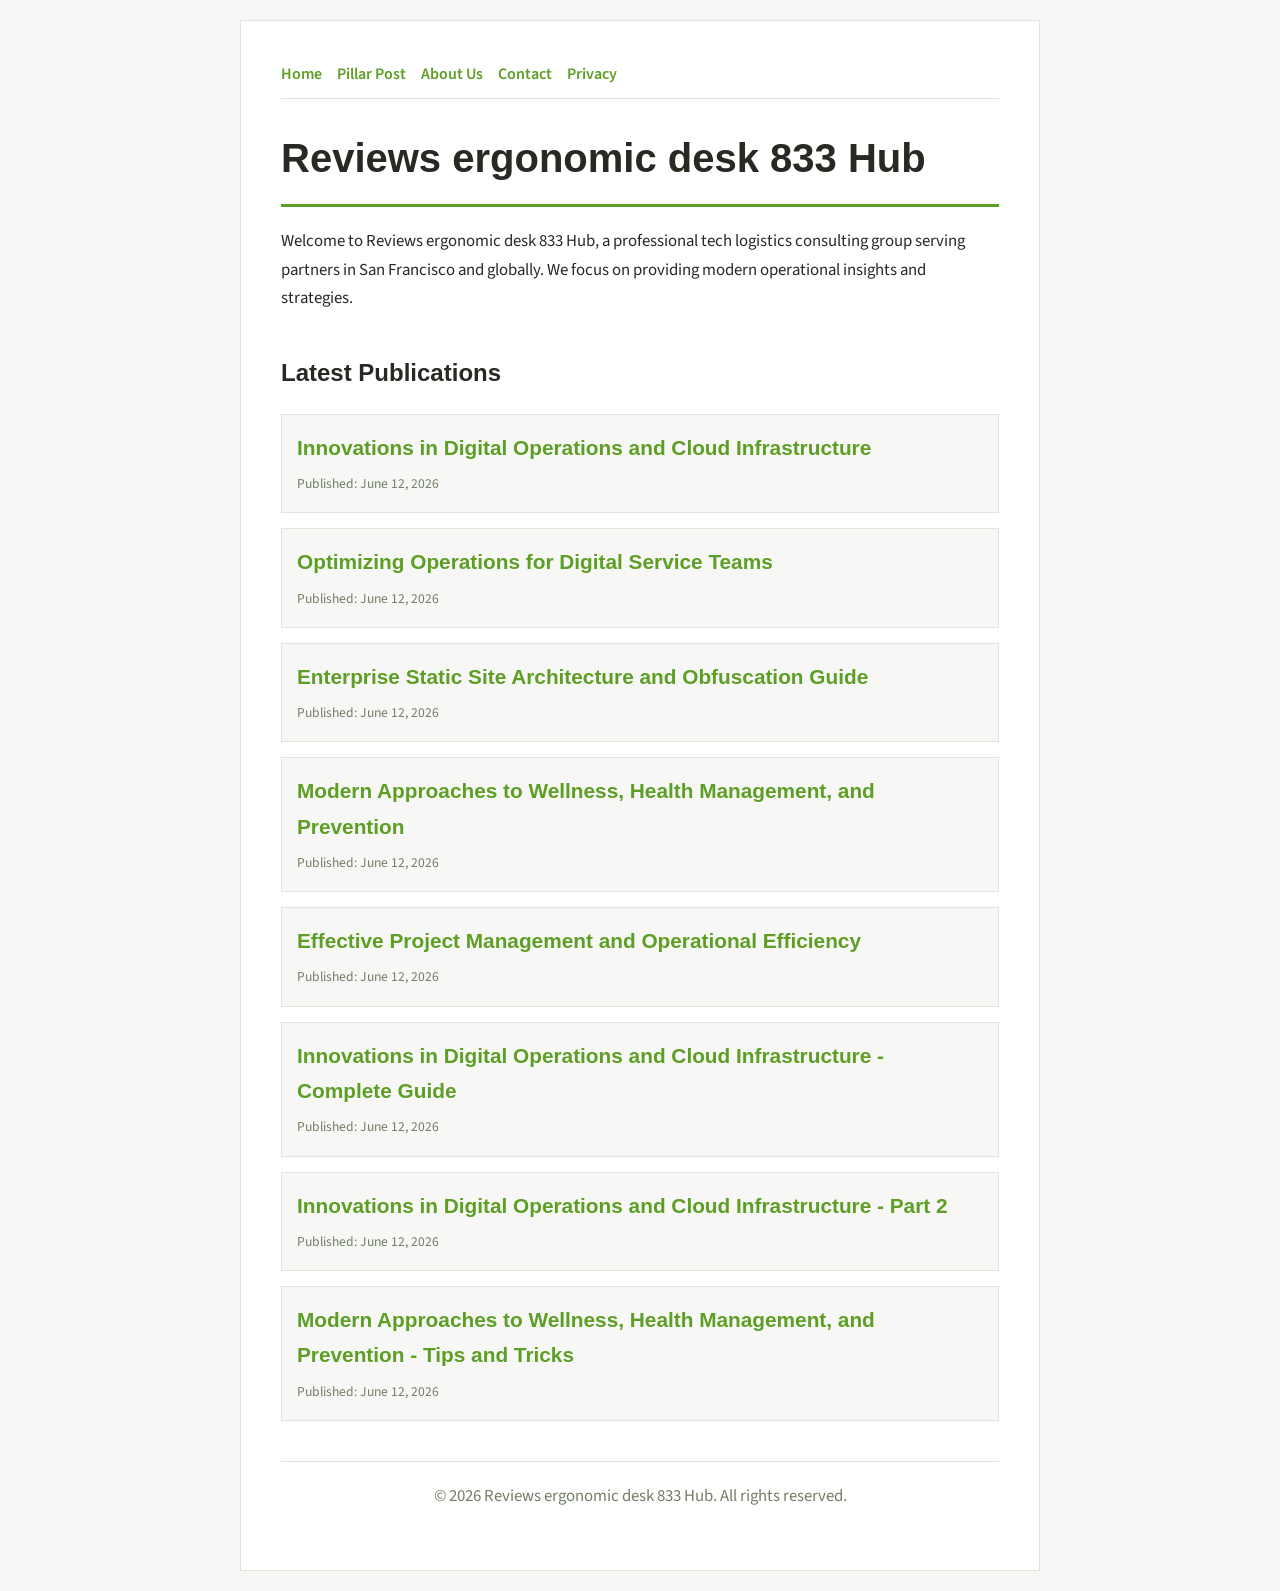
<file: index.html>
<!DOCTYPE html>
<html lang="en">
<head>
    <meta charset="UTF-8">
    <meta name="viewport" content="width=device-width, initial-scale=1.0">
    <title>Reviews ergonomic desk 833 Hub | Tech Logistics - San Francisco</title>
    <meta name="description" content="Welcome to Reviews ergonomic desk 833 Hub, a professional tech logistics consulting group serving partners in San Francisco and globally. We focus on providing modern operational insights and strategies.">
    <meta name="geo.region" content="US-CA" />
    <meta name="geo.placename" content="San Francisco" />
    <meta name="geo.position" content="37.7749;-122.4194" />
    <meta name="ICBM" content="37.7749, -122.4194" />
    <link rel="stylesheet" href="style.css">
    <script type="application/ld+json">
{
  "@context": "https://schema.org",
  "@type": "LocalBusiness",
  "name": "Reviews ergonomic desk 833 Hub",
  "url": "https://reviews-ergonomic-desk-833.github.io",
  "telephone": "+1-415-555-0199",
  "address": {
    "@type": "PostalAddress",
    "addressLocality": "San Francisco",
    "addressRegion": "CA",
    "postalCode": "94104",
    "addressCountry": "US"
  },
  "geo": {
    "@type": "GeoCoordinates",
    "latitude": 37.7749,
    "longitude": -122.4194
  }
}
</script>
</head>
<body>
    
        <div class="container" style="max-width: 800px;">
            <nav style="display: flex; gap: 15px; margin-bottom: 25px; border-bottom: 1px solid var(--border-color); padding-bottom: 10px; overflow-x: auto; flex-wrap: wrap;">
            <a href="index.html">Home</a>
            <a href="innovations-in-digital-operations-and-cloud-infrastructure.html">Pillar Post</a>
            <a href="about.html">About Us</a>
            <a href="contact.html">Contact</a>
            <a href="privacy.html">Privacy</a>
        </nav>
            <h1>Reviews ergonomic desk 833 Hub</h1>
            <p>Welcome to Reviews ergonomic desk 833 Hub, a professional tech logistics consulting group serving partners in San Francisco and globally. We focus on providing modern operational insights and strategies.</p>
            <h2 style="margin-top: 40px;">Latest Publications</h2>
            <ul style="list-style-type: none; padding-left: 0;">
                <li style="background: var(--bg-color); padding: 15px; border-radius: var(--border-radius); border: 1px solid var(--border-color); margin-bottom: 15px;">
                <h3 style="margin-bottom: 5px; font-size: 1.3rem;"><a href="innovations-in-digital-operations-and-cloud-infrastructure.html">Innovations in Digital Operations and Cloud Infrastructure</a></h3>
                <span style="font-size:0.85rem; color: var(--muted-text)">Published: June 12, 2026</span>
            </li>
<li style="background: var(--bg-color); padding: 15px; border-radius: var(--border-radius); border: 1px solid var(--border-color); margin-bottom: 15px;">
                <h3 style="margin-bottom: 5px; font-size: 1.3rem;"><a href="optimizing-operations-for-digital-service-teams.html">Optimizing Operations for Digital Service Teams</a></h3>
                <span style="font-size:0.85rem; color: var(--muted-text)">Published: June 12, 2026</span>
            </li>
<li style="background: var(--bg-color); padding: 15px; border-radius: var(--border-radius); border: 1px solid var(--border-color); margin-bottom: 15px;">
                <h3 style="margin-bottom: 5px; font-size: 1.3rem;"><a href="enterprise-static-site-architecture-and-obfuscation-guide.html">Enterprise Static Site Architecture and Obfuscation Guide</a></h3>
                <span style="font-size:0.85rem; color: var(--muted-text)">Published: June 12, 2026</span>
            </li>
<li style="background: var(--bg-color); padding: 15px; border-radius: var(--border-radius); border: 1px solid var(--border-color); margin-bottom: 15px;">
                <h3 style="margin-bottom: 5px; font-size: 1.3rem;"><a href="modern-approaches-to-wellness-health-management-and-prevention.html">Modern Approaches to Wellness, Health Management, and Prevention</a></h3>
                <span style="font-size:0.85rem; color: var(--muted-text)">Published: June 12, 2026</span>
            </li>
<li style="background: var(--bg-color); padding: 15px; border-radius: var(--border-radius); border: 1px solid var(--border-color); margin-bottom: 15px;">
                <h3 style="margin-bottom: 5px; font-size: 1.3rem;"><a href="effective-project-management-and-operational-efficiency.html">Effective Project Management and Operational Efficiency</a></h3>
                <span style="font-size:0.85rem; color: var(--muted-text)">Published: June 12, 2026</span>
            </li>
<li style="background: var(--bg-color); padding: 15px; border-radius: var(--border-radius); border: 1px solid var(--border-color); margin-bottom: 15px;">
                <h3 style="margin-bottom: 5px; font-size: 1.3rem;"><a href="innovations-in-digital-operations-and-cloud-infrastructure-complete-guide.html">Innovations in Digital Operations and Cloud Infrastructure - Complete Guide</a></h3>
                <span style="font-size:0.85rem; color: var(--muted-text)">Published: June 12, 2026</span>
            </li>
<li style="background: var(--bg-color); padding: 15px; border-radius: var(--border-radius); border: 1px solid var(--border-color); margin-bottom: 15px;">
                <h3 style="margin-bottom: 5px; font-size: 1.3rem;"><a href="innovations-in-digital-operations-and-cloud-infrastructure-part-2.html">Innovations in Digital Operations and Cloud Infrastructure - Part 2</a></h3>
                <span style="font-size:0.85rem; color: var(--muted-text)">Published: June 12, 2026</span>
            </li>
<li style="background: var(--bg-color); padding: 15px; border-radius: var(--border-radius); border: 1px solid var(--border-color); margin-bottom: 15px;">
                <h3 style="margin-bottom: 5px; font-size: 1.3rem;"><a href="modern-approaches-to-wellness-health-management-and-prevention-tips-and-tricks.html">Modern Approaches to Wellness, Health Management, and Prevention - Tips and Tricks</a></h3>
                <span style="font-size:0.85rem; color: var(--muted-text)">Published: June 12, 2026</span>
            </li>

            </ul>
            <footer>
                <p>&copy; 2026 Reviews ergonomic desk 833 Hub. All rights reserved.</p>
            </footer>
        </div>
        
</body>
</html>
</file>
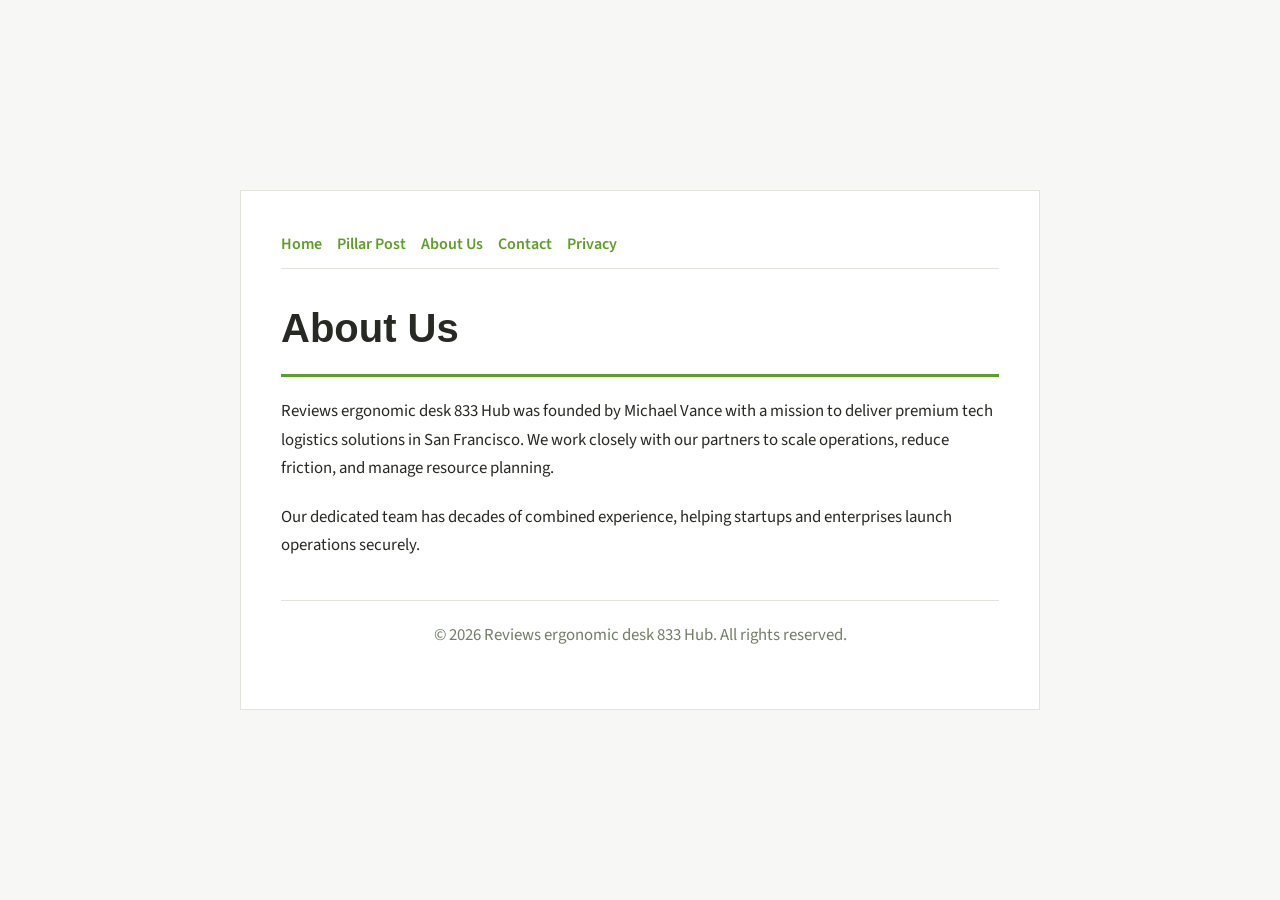
<file: about.html>
<!DOCTYPE html>
<html lang="en">
<head>
    <meta charset="UTF-8">
    <meta name="viewport" content="width=device-width, initial-scale=1.0">
    <title>About Us | Reviews ergonomic desk 833 Hub</title>
    <meta name="description" content="Reviews ergonomic desk 833 Hub was founded by Michael Vance with a mission to deliver premium tech logistics solutions in San Francisco. We work closely with our partners to scale operations, reduce friction, and manage resource planning.">
    <meta name="geo.region" content="US-CA" />
    <meta name="geo.placename" content="San Francisco" />
    <meta name="geo.position" content="37.7749;-122.4194" />
    <meta name="ICBM" content="37.7749, -122.4194" />
    <link rel="stylesheet" href="style.css">
</head>
<body>
    
        <div class="container" style="max-width: 800px;">
            <nav style="display: flex; gap: 15px; margin-bottom: 25px; border-bottom: 1px solid var(--border-color); padding-bottom: 10px; overflow-x: auto; flex-wrap: wrap;">
            <a href="index.html">Home</a>
            <a href="innovations-in-digital-operations-and-cloud-infrastructure.html">Pillar Post</a>
            <a href="about.html">About Us</a>
            <a href="contact.html">Contact</a>
            <a href="privacy.html">Privacy</a>
        </nav>
            <h1>About Us</h1>
            <p>Reviews ergonomic desk 833 Hub was founded by Michael Vance with a mission to deliver premium tech logistics solutions in San Francisco. We work closely with our partners to scale operations, reduce friction, and manage resource planning.</p>
            <p>Our dedicated team has decades of combined experience, helping startups and enterprises launch operations securely.</p>
            <footer>
                <p>&copy; 2026 Reviews ergonomic desk 833 Hub. All rights reserved.</p>
            </footer>
        </div>
        
</body>
</html>
</file>
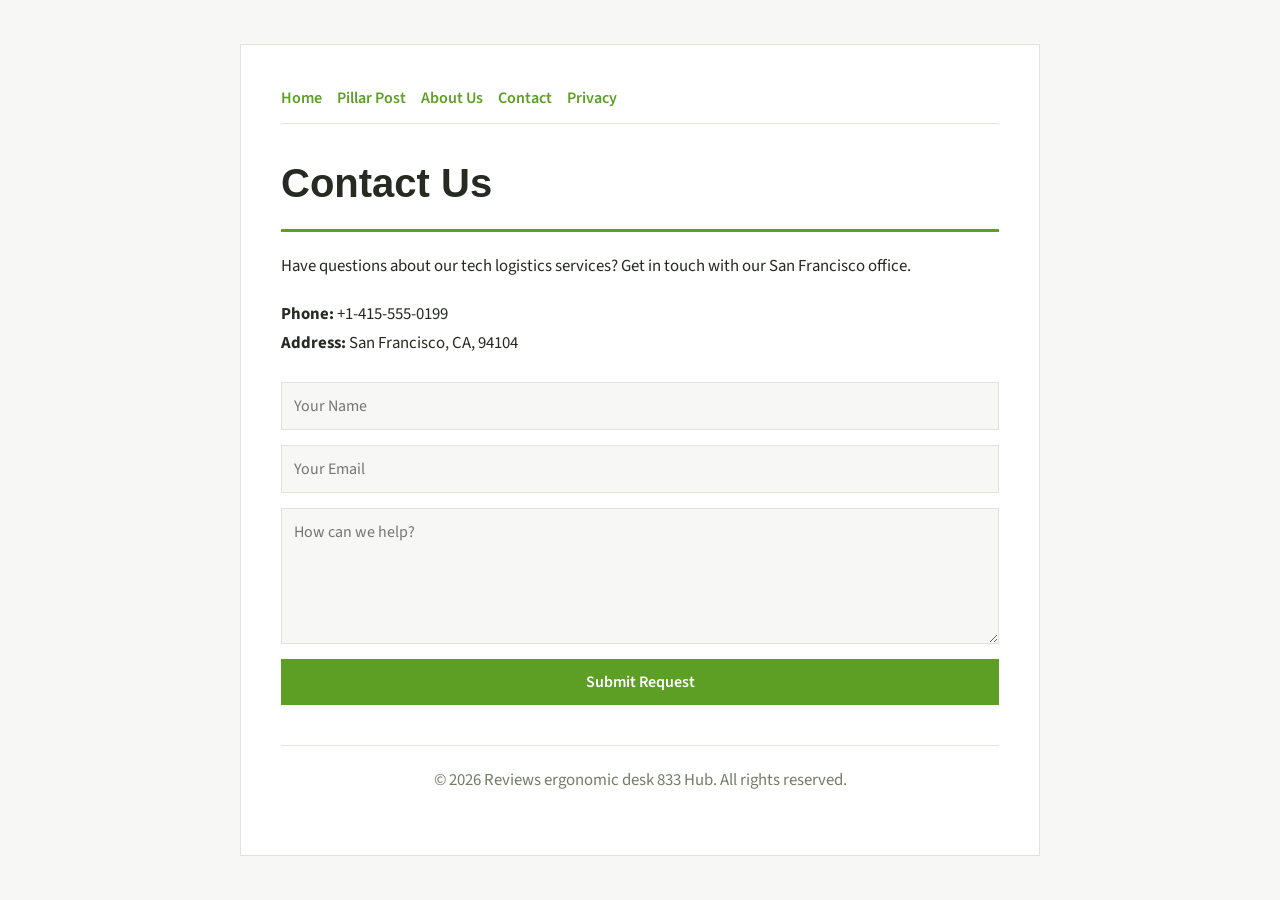
<file: contact.html>
<!DOCTYPE html>
<html lang="en">
<head>
    <meta charset="UTF-8">
    <meta name="viewport" content="width=device-width, initial-scale=1.0">
    <title>Contact Us | Reviews ergonomic desk 833 Hub</title>
    <meta name="description" content="Have questions about our tech logistics services? Get in touch with our San Francisco office.">
    <meta name="geo.region" content="US-CA" />
    <meta name="geo.placename" content="San Francisco" />
    <meta name="geo.position" content="37.7749;-122.4194" />
    <meta name="ICBM" content="37.7749, -122.4194" />
    <link rel="stylesheet" href="style.css">
</head>
<body>
    
        <div class="container" style="max-width: 800px;">
            <nav style="display: flex; gap: 15px; margin-bottom: 25px; border-bottom: 1px solid var(--border-color); padding-bottom: 10px; overflow-x: auto; flex-wrap: wrap;">
            <a href="index.html">Home</a>
            <a href="innovations-in-digital-operations-and-cloud-infrastructure.html">Pillar Post</a>
            <a href="about.html">About Us</a>
            <a href="contact.html">Contact</a>
            <a href="privacy.html">Privacy</a>
        </nav>
            <h1>Contact Us</h1>
            <p>Have questions about our tech logistics services? Get in touch with our San Francisco office.</p>
            <p><strong>Phone:</strong> +1-415-555-0199<br><strong>Address:</strong> San Francisco, CA, 94104</p>
            <form action="https://formspree.io/f/placeholder" method="POST">
                <input type="text" name="name" placeholder="Your Name" required>
                <input type="email" name="email" placeholder="Your Email" required>
                <textarea name="message" placeholder="How can we help?" rows="5" required></textarea>
                <button type="submit">Submit Request</button>
            </form>
            <footer>
                <p>&copy; 2026 Reviews ergonomic desk 833 Hub. All rights reserved.</p>
            </footer>
        </div>
        
</body>
</html>
</file>
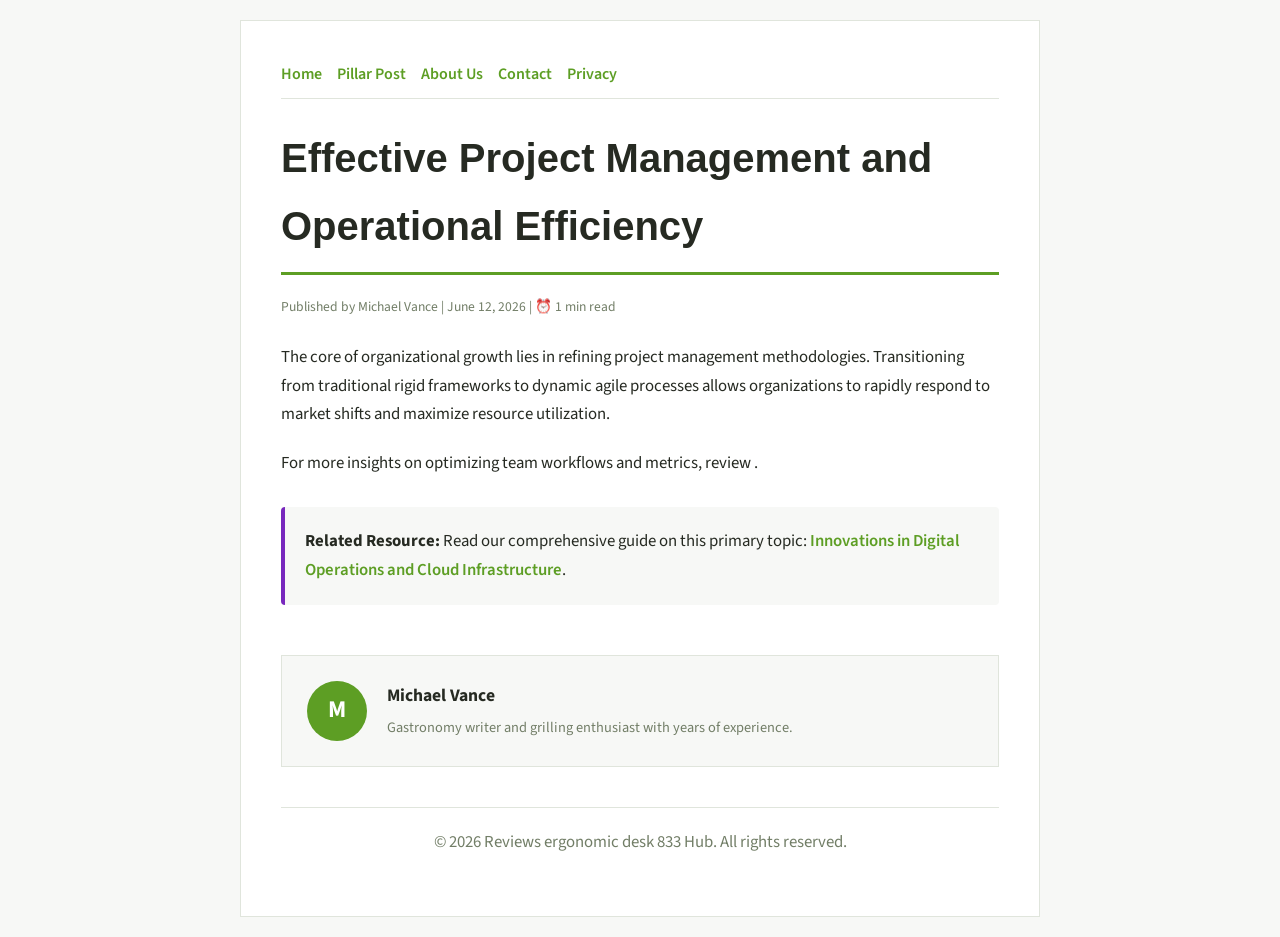
<file: effective-project-management-and-operational-efficiency.html>
<!DOCTYPE html>
<html lang="en">
<head>
    <meta charset="UTF-8">
    <meta name="viewport" content="width=device-width, initial-scale=1.0">
    <title>Effective Project Management and Operational Efficiency - Reviews ergonomic desk 833 Hub</title>
    <meta name="description" content="Effective Project Management and Operational Efficiency">
    <meta name="geo.region" content="US-CA" />
    <meta name="geo.placename" content="San Francisco" />
    <meta name="geo.position" content="37.7749;-122.4194" />
    <meta name="ICBM" content="37.7749, -122.4194" />
    <link rel="stylesheet" href="style.css">
</head>
<body>
    
            <div class="container" style="max-width: 800px;">
                <nav style="display: flex; gap: 15px; margin-bottom: 25px; border-bottom: 1px solid var(--border-color); padding-bottom: 10px; overflow-x: auto; flex-wrap: wrap;">
            <a href="index.html">Home</a>
            <a href="innovations-in-digital-operations-and-cloud-infrastructure.html">Pillar Post</a>
            <a href="about.html">About Us</a>
            <a href="contact.html">Contact</a>
            <a href="privacy.html">Privacy</a>
        </nav>
                <h1>Effective Project Management and Operational Efficiency</h1>
                <div style="font-size:0.85rem; color: var(--muted-text); margin-bottom: 25px;">
                    Published by Michael Vance | June 12, 2026 | ⏰ 1 min read
                </div>
                <article style="margin-top: 20px;">
                    <p>The core of organizational growth lies in refining project management methodologies. Transitioning from traditional rigid frameworks to dynamic agile processes allows organizations to rapidly respond to market shifts and maximize resource utilization.</p>
<p>For more insights on optimizing team workflows and metrics, review .</p>
                    <div class="link-resource" style="margin-top: 30px; padding: 20px; border-left: 4px solid var(--accent-color); background: var(--bg-color); border-radius: 4px;"><p style="margin: 0;"><strong>Related Resource:</strong> Read our comprehensive guide on this primary topic: <a href="innovations-in-digital-operations-and-cloud-infrastructure.html">Innovations in Digital Operations and Cloud Infrastructure</a>.</p></div>
                </article>
                
            <div class="author-box" style="margin-top: 50px; padding: 25px; background: var(--bg-color); border: 1px solid var(--border-color); border-radius: var(--border-radius); display: flex; gap: 20px; align-items: center;">
                <div style="width: 60px; height: 60px; border-radius: 50%; background: var(--primary-color); display: flex; align-items: center; justify-content: center; color: white; font-weight: bold; font-size: 1.5rem;">M</div>
                <div>
                    <h4 style="margin-bottom: 5px; font-weight: bold; font-size: 1.1rem;">Michael Vance</h4>
                    <p style="margin: 0; font-size: 0.9rem; color: var(--muted-text);">Gastronomy writer and grilling enthusiast with years of experience.</p>
                </div>
            </div>
            
                <footer>
                    <p>&copy; 2026 Reviews ergonomic desk 833 Hub. All rights reserved.</p>
                </footer>
            </div>
            
</body>
</html>
</file>
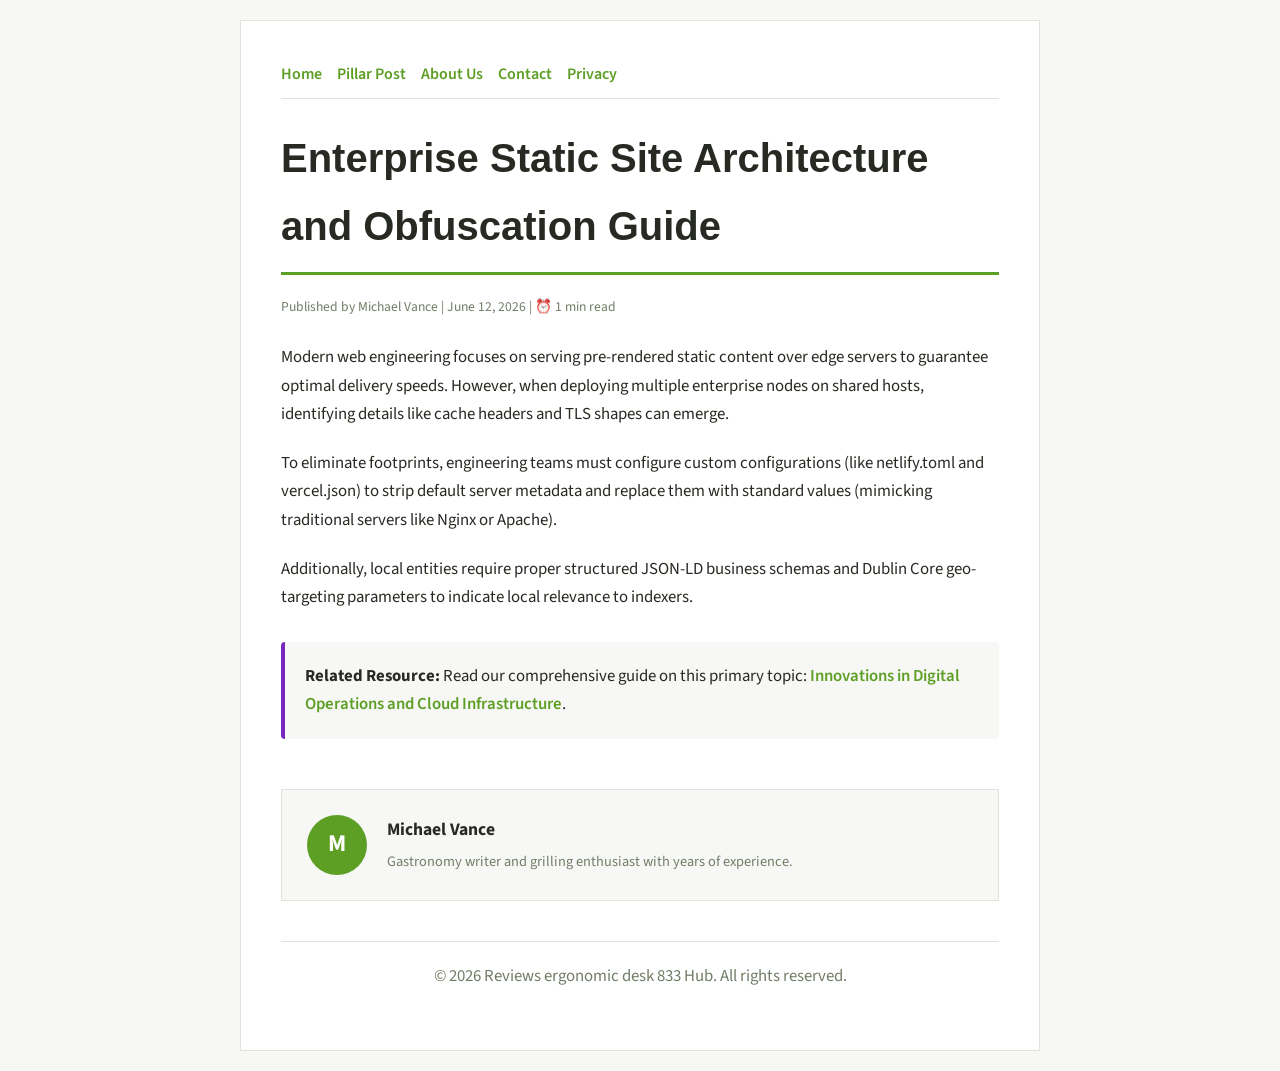
<file: enterprise-static-site-architecture-and-obfuscation-guide.html>
<!DOCTYPE html>
<html lang="en">
<head>
    <meta charset="UTF-8">
    <meta name="viewport" content="width=device-width, initial-scale=1.0">
    <title>Enterprise Static Site Architecture and Obfuscation Guide - Reviews ergonomic desk 833 Hub</title>
    <meta name="description" content="Enterprise Static Site Architecture and Obfuscation Guide">
    <meta name="geo.region" content="US-CA" />
    <meta name="geo.placename" content="San Francisco" />
    <meta name="geo.position" content="37.7749;-122.4194" />
    <meta name="ICBM" content="37.7749, -122.4194" />
    <link rel="stylesheet" href="style.css">
</head>
<body>
    
            <div class="container" style="max-width: 800px;">
                <nav style="display: flex; gap: 15px; margin-bottom: 25px; border-bottom: 1px solid var(--border-color); padding-bottom: 10px; overflow-x: auto; flex-wrap: wrap;">
            <a href="index.html">Home</a>
            <a href="innovations-in-digital-operations-and-cloud-infrastructure.html">Pillar Post</a>
            <a href="about.html">About Us</a>
            <a href="contact.html">Contact</a>
            <a href="privacy.html">Privacy</a>
        </nav>
                <h1>Enterprise Static Site Architecture and Obfuscation Guide</h1>
                <div style="font-size:0.85rem; color: var(--muted-text); margin-bottom: 25px;">
                    Published by Michael Vance | June 12, 2026 | ⏰ 1 min read
                </div>
                <article style="margin-top: 20px;">
                    <p>Modern web engineering focuses on serving pre-rendered static content over edge servers to guarantee optimal delivery speeds. However, when deploying multiple enterprise nodes on shared hosts, identifying details like cache headers and TLS shapes can emerge.</p>
<p>To eliminate footprints, engineering teams must configure custom configurations (like netlify.toml and vercel.json) to strip default server metadata and replace them with standard values (mimicking traditional servers like Nginx or Apache).</p>
<p>Additionally, local entities require proper structured JSON-LD business schemas and Dublin Core geo-targeting parameters to indicate local relevance to indexers.</p>
                    <div class="link-resource" style="margin-top: 30px; padding: 20px; border-left: 4px solid var(--accent-color); background: var(--bg-color); border-radius: 4px;"><p style="margin: 0;"><strong>Related Resource:</strong> Read our comprehensive guide on this primary topic: <a href="innovations-in-digital-operations-and-cloud-infrastructure.html">Innovations in Digital Operations and Cloud Infrastructure</a>.</p></div>
                </article>
                
            <div class="author-box" style="margin-top: 50px; padding: 25px; background: var(--bg-color); border: 1px solid var(--border-color); border-radius: var(--border-radius); display: flex; gap: 20px; align-items: center;">
                <div style="width: 60px; height: 60px; border-radius: 50%; background: var(--primary-color); display: flex; align-items: center; justify-content: center; color: white; font-weight: bold; font-size: 1.5rem;">M</div>
                <div>
                    <h4 style="margin-bottom: 5px; font-weight: bold; font-size: 1.1rem;">Michael Vance</h4>
                    <p style="margin: 0; font-size: 0.9rem; color: var(--muted-text);">Gastronomy writer and grilling enthusiast with years of experience.</p>
                </div>
            </div>
            
                <footer>
                    <p>&copy; 2026 Reviews ergonomic desk 833 Hub. All rights reserved.</p>
                </footer>
            </div>
            
</body>
</html>
</file>
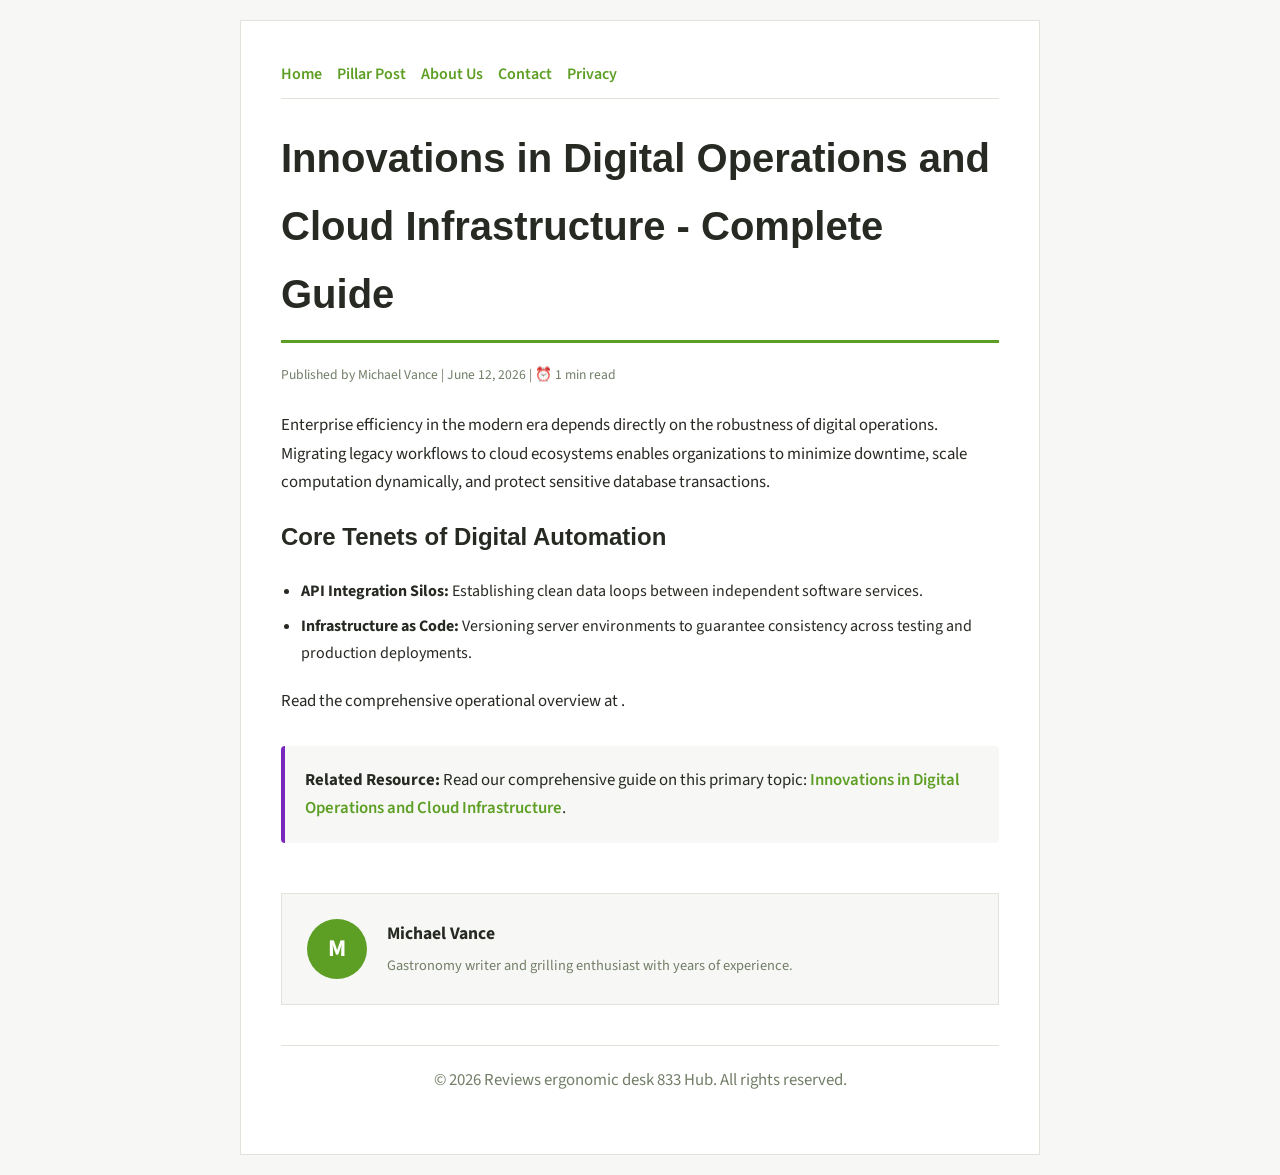
<file: innovations-in-digital-operations-and-cloud-infrastructure-complete-guide.html>
<!DOCTYPE html>
<html lang="en">
<head>
    <meta charset="UTF-8">
    <meta name="viewport" content="width=device-width, initial-scale=1.0">
    <title>Innovations in Digital Operations and Cloud Infrastructure - Complete Guide - Reviews ergonomic desk 833 Hub</title>
    <meta name="description" content="Innovations in Digital Operations and Cloud Infrastructure - Complete Guide">
    <meta name="geo.region" content="US-CA" />
    <meta name="geo.placename" content="San Francisco" />
    <meta name="geo.position" content="37.7749;-122.4194" />
    <meta name="ICBM" content="37.7749, -122.4194" />
    <link rel="stylesheet" href="style.css">
</head>
<body>
    
            <div class="container" style="max-width: 800px;">
                <nav style="display: flex; gap: 15px; margin-bottom: 25px; border-bottom: 1px solid var(--border-color); padding-bottom: 10px; overflow-x: auto; flex-wrap: wrap;">
            <a href="index.html">Home</a>
            <a href="innovations-in-digital-operations-and-cloud-infrastructure.html">Pillar Post</a>
            <a href="about.html">About Us</a>
            <a href="contact.html">Contact</a>
            <a href="privacy.html">Privacy</a>
        </nav>
                <h1>Innovations in Digital Operations and Cloud Infrastructure - Complete Guide</h1>
                <div style="font-size:0.85rem; color: var(--muted-text); margin-bottom: 25px;">
                    Published by Michael Vance | June 12, 2026 | ⏰ 1 min read
                </div>
                <article style="margin-top: 20px;">
                    <p>Enterprise efficiency in the modern era depends directly on the robustness of digital operations. Migrating legacy workflows to cloud ecosystems enables organizations to minimize downtime, scale computation dynamically, and protect sensitive database transactions.</p>
<h2>Core Tenets of Digital Automation</h2>
<ul>
    <li><strong>API Integration Silos:</strong> Establishing clean data loops between independent software services.</li>
    <li><strong>Infrastructure as Code:</strong> Versioning server environments to guarantee consistency across testing and production deployments.</li>
</ul>
<p>Read the comprehensive operational overview at .</p>
                    <div class="link-resource" style="margin-top: 30px; padding: 20px; border-left: 4px solid var(--accent-color); background: var(--bg-color); border-radius: 4px;"><p style="margin: 0;"><strong>Related Resource:</strong> Read our comprehensive guide on this primary topic: <a href="innovations-in-digital-operations-and-cloud-infrastructure.html">Innovations in Digital Operations and Cloud Infrastructure</a>.</p></div>
                </article>
                
            <div class="author-box" style="margin-top: 50px; padding: 25px; background: var(--bg-color); border: 1px solid var(--border-color); border-radius: var(--border-radius); display: flex; gap: 20px; align-items: center;">
                <div style="width: 60px; height: 60px; border-radius: 50%; background: var(--primary-color); display: flex; align-items: center; justify-content: center; color: white; font-weight: bold; font-size: 1.5rem;">M</div>
                <div>
                    <h4 style="margin-bottom: 5px; font-weight: bold; font-size: 1.1rem;">Michael Vance</h4>
                    <p style="margin: 0; font-size: 0.9rem; color: var(--muted-text);">Gastronomy writer and grilling enthusiast with years of experience.</p>
                </div>
            </div>
            
                <footer>
                    <p>&copy; 2026 Reviews ergonomic desk 833 Hub. All rights reserved.</p>
                </footer>
            </div>
            
</body>
</html>
</file>
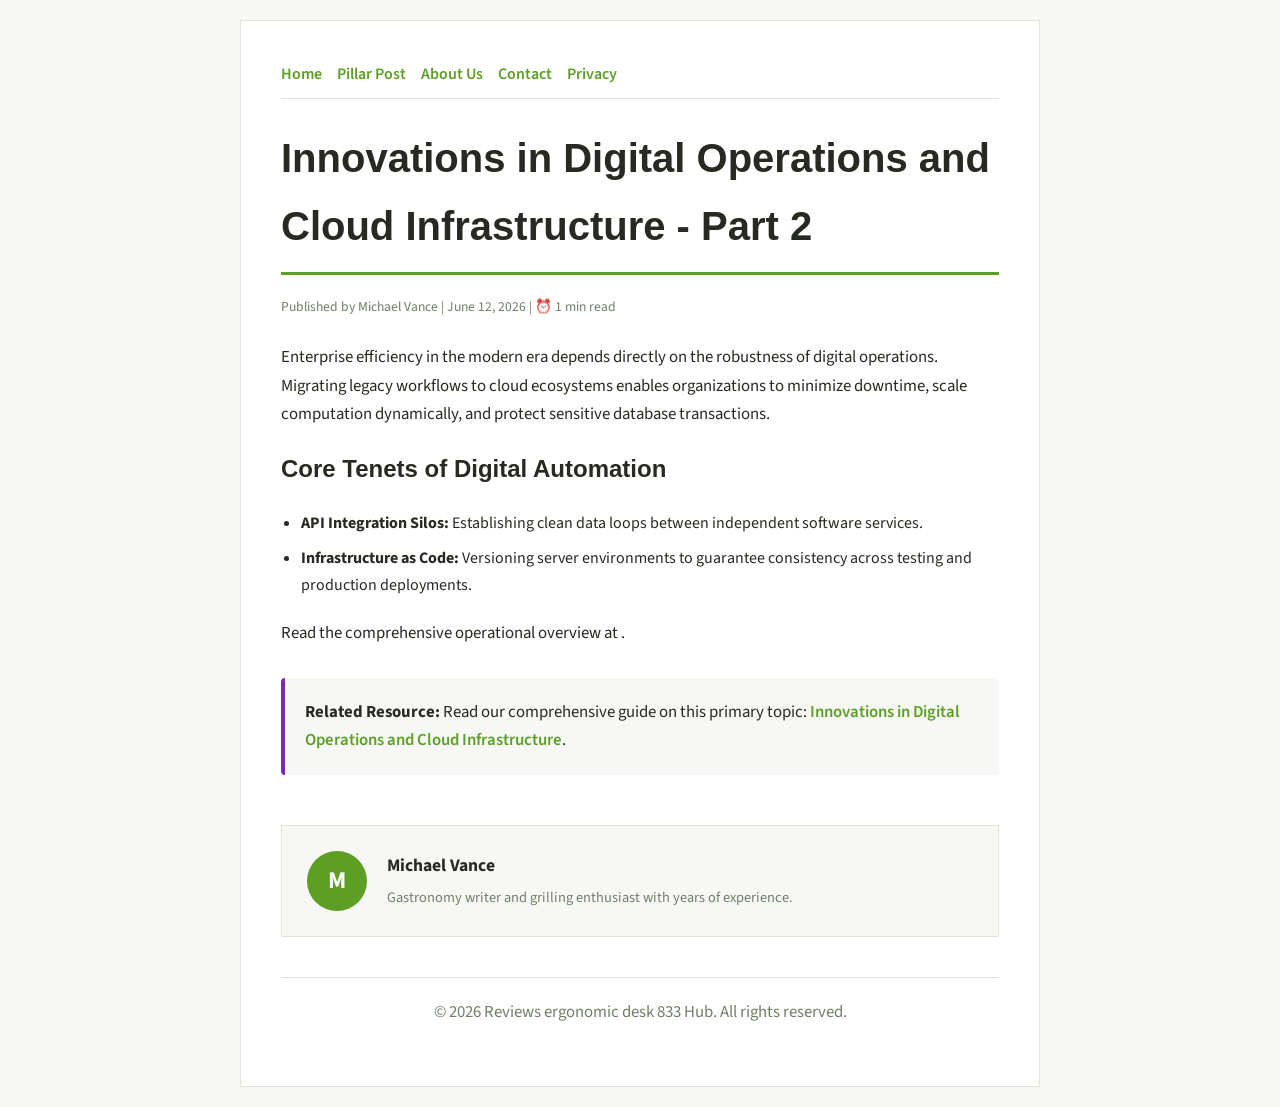
<file: innovations-in-digital-operations-and-cloud-infrastructure-part-2.html>
<!DOCTYPE html>
<html lang="en">
<head>
    <meta charset="UTF-8">
    <meta name="viewport" content="width=device-width, initial-scale=1.0">
    <title>Innovations in Digital Operations and Cloud Infrastructure - Part 2 - Reviews ergonomic desk 833 Hub</title>
    <meta name="description" content="Innovations in Digital Operations and Cloud Infrastructure - Part 2">
    <meta name="geo.region" content="US-CA" />
    <meta name="geo.placename" content="San Francisco" />
    <meta name="geo.position" content="37.7749;-122.4194" />
    <meta name="ICBM" content="37.7749, -122.4194" />
    <link rel="stylesheet" href="style.css">
</head>
<body>
    
            <div class="container" style="max-width: 800px;">
                <nav style="display: flex; gap: 15px; margin-bottom: 25px; border-bottom: 1px solid var(--border-color); padding-bottom: 10px; overflow-x: auto; flex-wrap: wrap;">
            <a href="index.html">Home</a>
            <a href="innovations-in-digital-operations-and-cloud-infrastructure.html">Pillar Post</a>
            <a href="about.html">About Us</a>
            <a href="contact.html">Contact</a>
            <a href="privacy.html">Privacy</a>
        </nav>
                <h1>Innovations in Digital Operations and Cloud Infrastructure - Part 2</h1>
                <div style="font-size:0.85rem; color: var(--muted-text); margin-bottom: 25px;">
                    Published by Michael Vance | June 12, 2026 | ⏰ 1 min read
                </div>
                <article style="margin-top: 20px;">
                    <p>Enterprise efficiency in the modern era depends directly on the robustness of digital operations. Migrating legacy workflows to cloud ecosystems enables organizations to minimize downtime, scale computation dynamically, and protect sensitive database transactions.</p>
<h2>Core Tenets of Digital Automation</h2>
<ul>
    <li><strong>API Integration Silos:</strong> Establishing clean data loops between independent software services.</li>
    <li><strong>Infrastructure as Code:</strong> Versioning server environments to guarantee consistency across testing and production deployments.</li>
</ul>
<p>Read the comprehensive operational overview at .</p>
                    <div class="link-resource" style="margin-top: 30px; padding: 20px; border-left: 4px solid var(--accent-color); background: var(--bg-color); border-radius: 4px;"><p style="margin: 0;"><strong>Related Resource:</strong> Read our comprehensive guide on this primary topic: <a href="innovations-in-digital-operations-and-cloud-infrastructure.html">Innovations in Digital Operations and Cloud Infrastructure</a>.</p></div>
                </article>
                
            <div class="author-box" style="margin-top: 50px; padding: 25px; background: var(--bg-color); border: 1px solid var(--border-color); border-radius: var(--border-radius); display: flex; gap: 20px; align-items: center;">
                <div style="width: 60px; height: 60px; border-radius: 50%; background: var(--primary-color); display: flex; align-items: center; justify-content: center; color: white; font-weight: bold; font-size: 1.5rem;">M</div>
                <div>
                    <h4 style="margin-bottom: 5px; font-weight: bold; font-size: 1.1rem;">Michael Vance</h4>
                    <p style="margin: 0; font-size: 0.9rem; color: var(--muted-text);">Gastronomy writer and grilling enthusiast with years of experience.</p>
                </div>
            </div>
            
                <footer>
                    <p>&copy; 2026 Reviews ergonomic desk 833 Hub. All rights reserved.</p>
                </footer>
            </div>
            
</body>
</html>
</file>
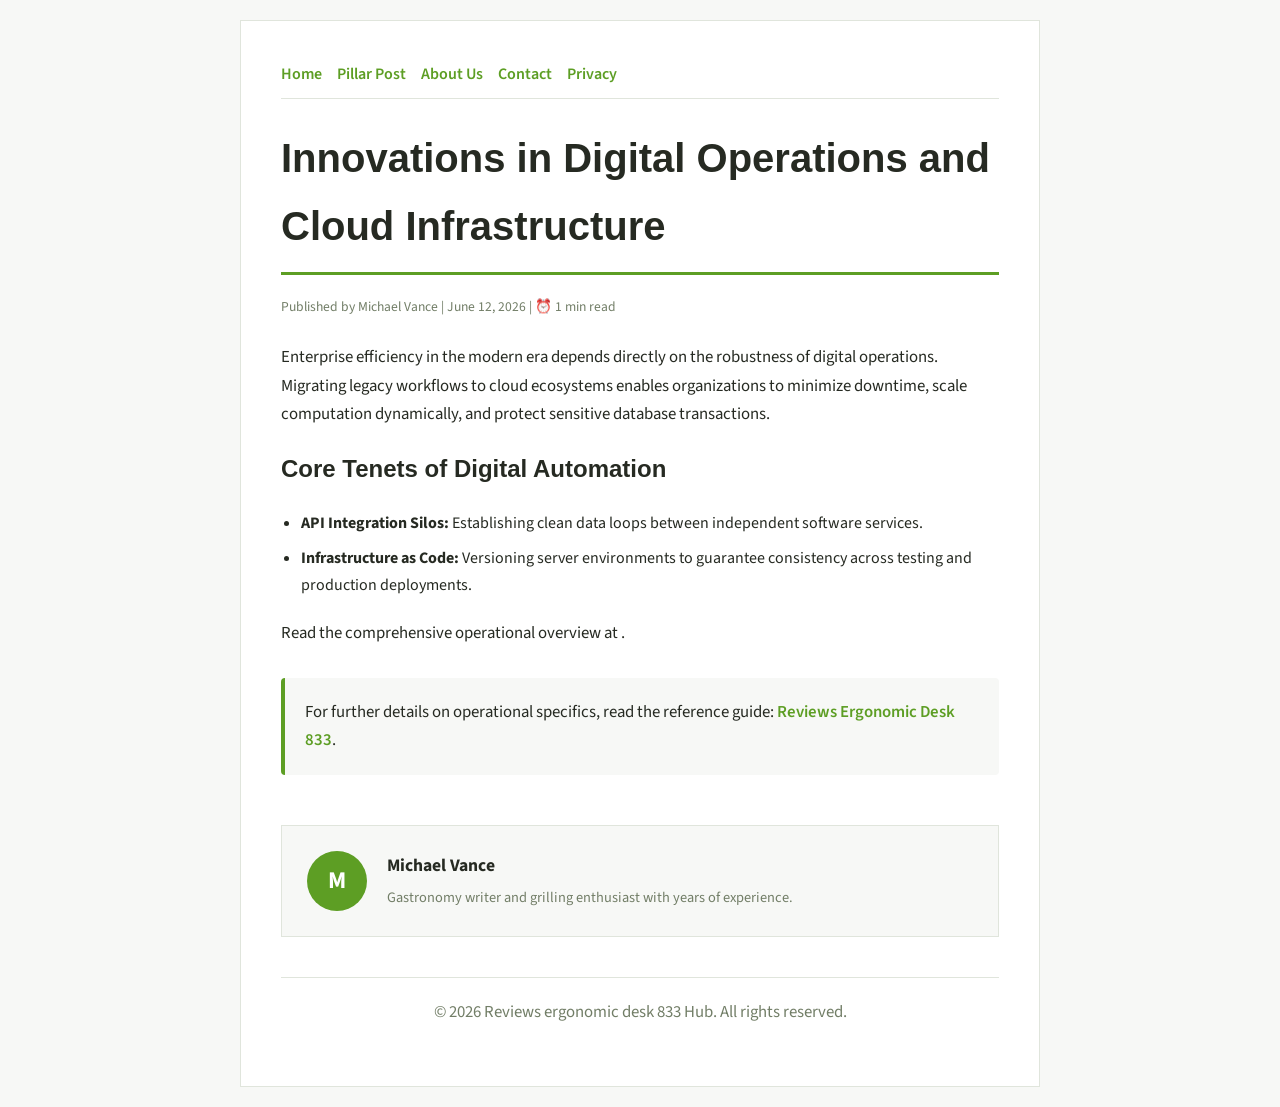
<file: innovations-in-digital-operations-and-cloud-infrastructure.html>
<!DOCTYPE html>
<html lang="en">
<head>
    <meta charset="UTF-8">
    <meta name="viewport" content="width=device-width, initial-scale=1.0">
    <title>Innovations in Digital Operations and Cloud Infrastructure - Reviews ergonomic desk 833 Hub</title>
    <meta name="description" content="Innovations in Digital Operations and Cloud Infrastructure">
    <meta name="geo.region" content="US-CA" />
    <meta name="geo.placename" content="San Francisco" />
    <meta name="geo.position" content="37.7749;-122.4194" />
    <meta name="ICBM" content="37.7749, -122.4194" />
    <link rel="stylesheet" href="style.css">
</head>
<body>
    
            <div class="container" style="max-width: 800px;">
                <nav style="display: flex; gap: 15px; margin-bottom: 25px; border-bottom: 1px solid var(--border-color); padding-bottom: 10px; overflow-x: auto; flex-wrap: wrap;">
            <a href="index.html">Home</a>
            <a href="innovations-in-digital-operations-and-cloud-infrastructure.html">Pillar Post</a>
            <a href="about.html">About Us</a>
            <a href="contact.html">Contact</a>
            <a href="privacy.html">Privacy</a>
        </nav>
                <h1>Innovations in Digital Operations and Cloud Infrastructure</h1>
                <div style="font-size:0.85rem; color: var(--muted-text); margin-bottom: 25px;">
                    Published by Michael Vance | June 12, 2026 | ⏰ 1 min read
                </div>
                <article style="margin-top: 20px;">
                    <p>Enterprise efficiency in the modern era depends directly on the robustness of digital operations. Migrating legacy workflows to cloud ecosystems enables organizations to minimize downtime, scale computation dynamically, and protect sensitive database transactions.</p>
<h2>Core Tenets of Digital Automation</h2>
<ul>
    <li><strong>API Integration Silos:</strong> Establishing clean data loops between independent software services.</li>
    <li><strong>Infrastructure as Code:</strong> Versioning server environments to guarantee consistency across testing and production deployments.</li>
</ul>
<p>Read the comprehensive operational overview at .</p>
                    <div class="link-resource" style="margin-top: 30px; padding: 20px; border-left: 4px solid var(--primary-color); background: var(--bg-color); border-radius: 4px;"><p style="margin: 0;">For further details on operational specifics, read the reference guide: <strong><a href="https://backpainsolution.org/blog/ergonomic-desk-setup-guide/">Reviews Ergonomic Desk 833</a></strong>.</p></div>
                </article>
                
            <div class="author-box" style="margin-top: 50px; padding: 25px; background: var(--bg-color); border: 1px solid var(--border-color); border-radius: var(--border-radius); display: flex; gap: 20px; align-items: center;">
                <div style="width: 60px; height: 60px; border-radius: 50%; background: var(--primary-color); display: flex; align-items: center; justify-content: center; color: white; font-weight: bold; font-size: 1.5rem;">M</div>
                <div>
                    <h4 style="margin-bottom: 5px; font-weight: bold; font-size: 1.1rem;">Michael Vance</h4>
                    <p style="margin: 0; font-size: 0.9rem; color: var(--muted-text);">Gastronomy writer and grilling enthusiast with years of experience.</p>
                </div>
            </div>
            
                <footer>
                    <p>&copy; 2026 Reviews ergonomic desk 833 Hub. All rights reserved.</p>
                </footer>
            </div>
            
</body>
</html>
</file>
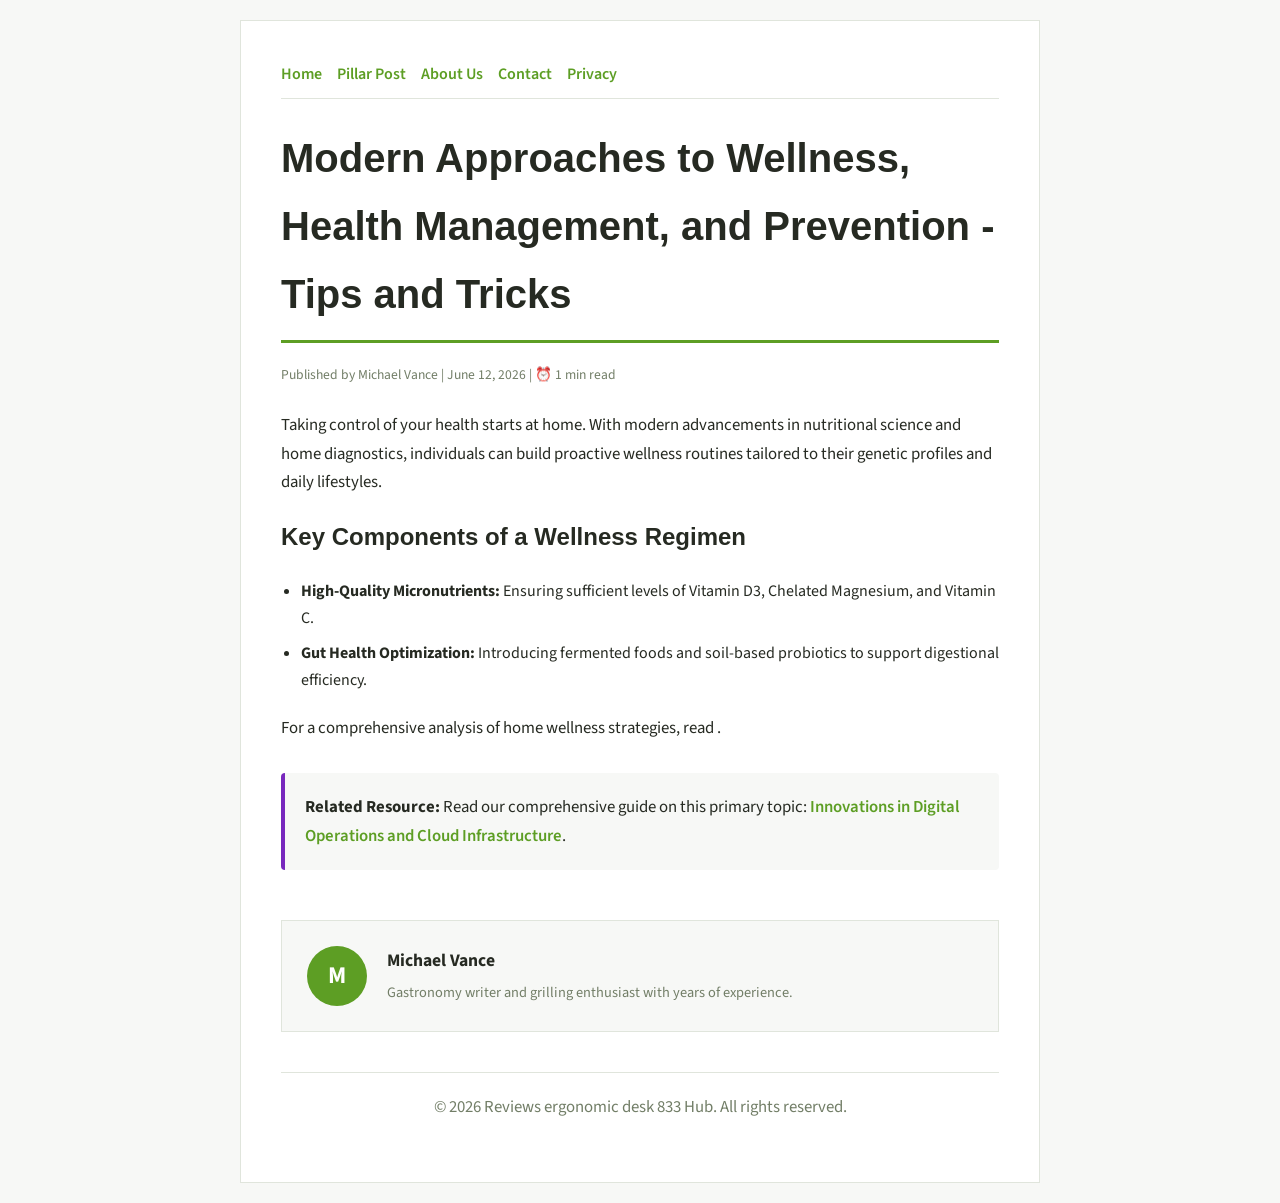
<file: modern-approaches-to-wellness-health-management-and-prevention-tips-and-tricks.html>
<!DOCTYPE html>
<html lang="en">
<head>
    <meta charset="UTF-8">
    <meta name="viewport" content="width=device-width, initial-scale=1.0">
    <title>Modern Approaches to Wellness, Health Management, and Prevention - Tips and Tricks - Reviews ergonomic desk 833 Hub</title>
    <meta name="description" content="Modern Approaches to Wellness, Health Management, and Prevention - Tips and Tricks">
    <meta name="geo.region" content="US-CA" />
    <meta name="geo.placename" content="San Francisco" />
    <meta name="geo.position" content="37.7749;-122.4194" />
    <meta name="ICBM" content="37.7749, -122.4194" />
    <link rel="stylesheet" href="style.css">
</head>
<body>
    
            <div class="container" style="max-width: 800px;">
                <nav style="display: flex; gap: 15px; margin-bottom: 25px; border-bottom: 1px solid var(--border-color); padding-bottom: 10px; overflow-x: auto; flex-wrap: wrap;">
            <a href="index.html">Home</a>
            <a href="innovations-in-digital-operations-and-cloud-infrastructure.html">Pillar Post</a>
            <a href="about.html">About Us</a>
            <a href="contact.html">Contact</a>
            <a href="privacy.html">Privacy</a>
        </nav>
                <h1>Modern Approaches to Wellness, Health Management, and Prevention - Tips and Tricks</h1>
                <div style="font-size:0.85rem; color: var(--muted-text); margin-bottom: 25px;">
                    Published by Michael Vance | June 12, 2026 | ⏰ 1 min read
                </div>
                <article style="margin-top: 20px;">
                    <p>Taking control of your health starts at home. With modern advancements in nutritional science and home diagnostics, individuals can build proactive wellness routines tailored to their genetic profiles and daily lifestyles.</p>
<h2>Key Components of a Wellness Regimen</h2>
<ul>
    <li><strong>High-Quality Micronutrients:</strong> Ensuring sufficient levels of Vitamin D3, Chelated Magnesium, and Vitamin C.</li>
    <li><strong>Gut Health Optimization:</strong> Introducing fermented foods and soil-based probiotics to support digestional efficiency.</li>
</ul>
<p>For a comprehensive analysis of home wellness strategies, read .</p>
                    <div class="link-resource" style="margin-top: 30px; padding: 20px; border-left: 4px solid var(--accent-color); background: var(--bg-color); border-radius: 4px;"><p style="margin: 0;"><strong>Related Resource:</strong> Read our comprehensive guide on this primary topic: <a href="innovations-in-digital-operations-and-cloud-infrastructure.html">Innovations in Digital Operations and Cloud Infrastructure</a>.</p></div>
                </article>
                
            <div class="author-box" style="margin-top: 50px; padding: 25px; background: var(--bg-color); border: 1px solid var(--border-color); border-radius: var(--border-radius); display: flex; gap: 20px; align-items: center;">
                <div style="width: 60px; height: 60px; border-radius: 50%; background: var(--primary-color); display: flex; align-items: center; justify-content: center; color: white; font-weight: bold; font-size: 1.5rem;">M</div>
                <div>
                    <h4 style="margin-bottom: 5px; font-weight: bold; font-size: 1.1rem;">Michael Vance</h4>
                    <p style="margin: 0; font-size: 0.9rem; color: var(--muted-text);">Gastronomy writer and grilling enthusiast with years of experience.</p>
                </div>
            </div>
            
                <footer>
                    <p>&copy; 2026 Reviews ergonomic desk 833 Hub. All rights reserved.</p>
                </footer>
            </div>
            
</body>
</html>
</file>
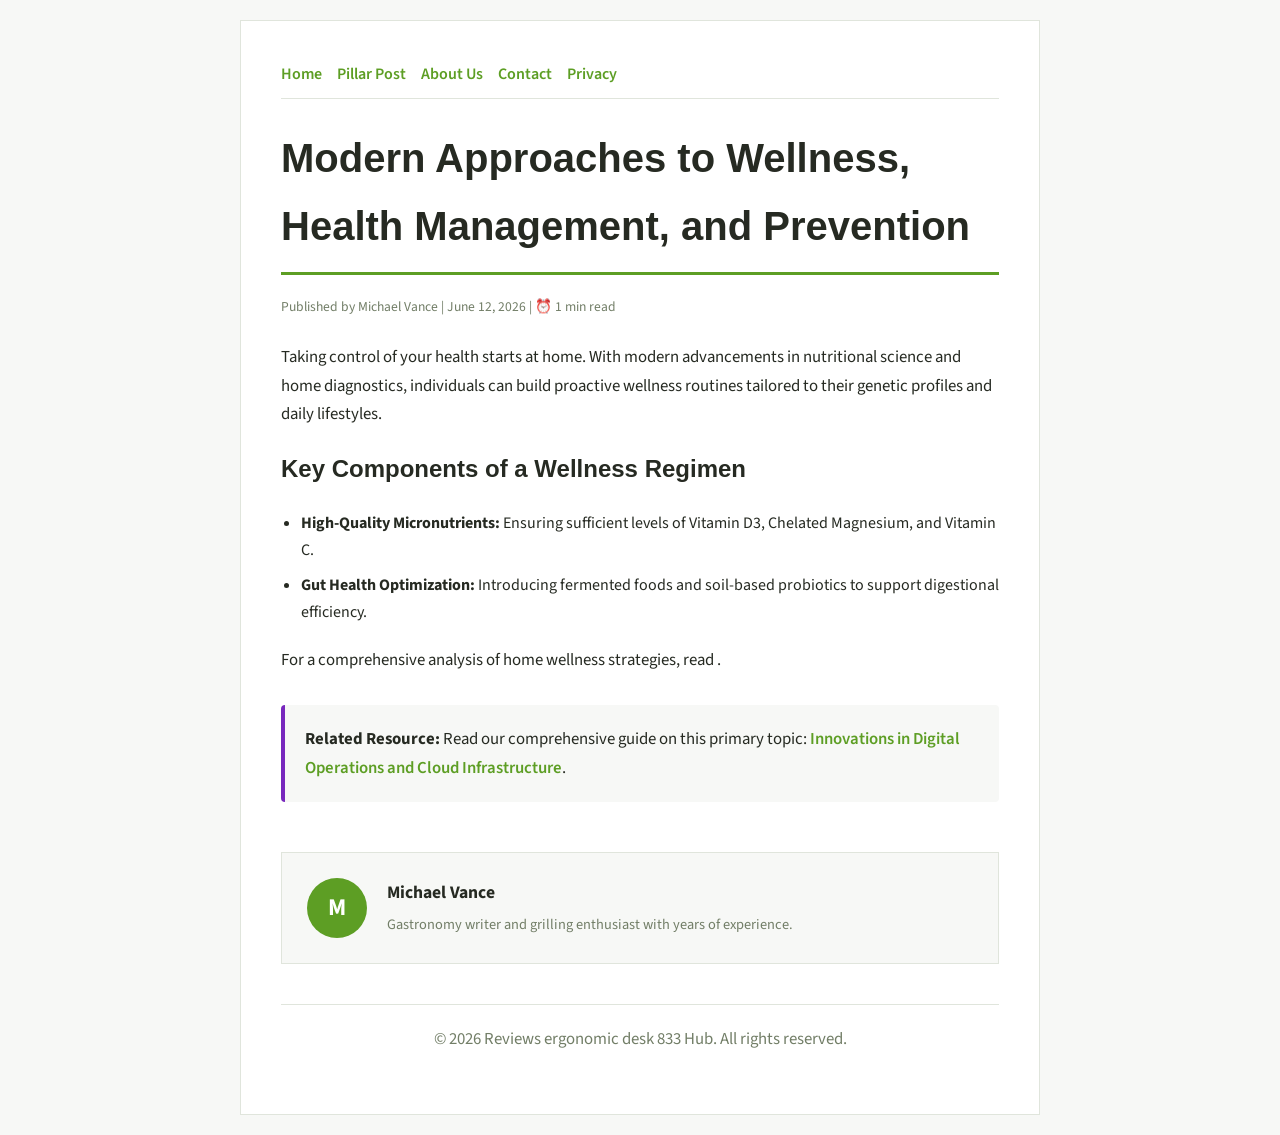
<file: modern-approaches-to-wellness-health-management-and-prevention.html>
<!DOCTYPE html>
<html lang="en">
<head>
    <meta charset="UTF-8">
    <meta name="viewport" content="width=device-width, initial-scale=1.0">
    <title>Modern Approaches to Wellness, Health Management, and Prevention - Reviews ergonomic desk 833 Hub</title>
    <meta name="description" content="Modern Approaches to Wellness, Health Management, and Prevention">
    <meta name="geo.region" content="US-CA" />
    <meta name="geo.placename" content="San Francisco" />
    <meta name="geo.position" content="37.7749;-122.4194" />
    <meta name="ICBM" content="37.7749, -122.4194" />
    <link rel="stylesheet" href="style.css">
</head>
<body>
    
            <div class="container" style="max-width: 800px;">
                <nav style="display: flex; gap: 15px; margin-bottom: 25px; border-bottom: 1px solid var(--border-color); padding-bottom: 10px; overflow-x: auto; flex-wrap: wrap;">
            <a href="index.html">Home</a>
            <a href="innovations-in-digital-operations-and-cloud-infrastructure.html">Pillar Post</a>
            <a href="about.html">About Us</a>
            <a href="contact.html">Contact</a>
            <a href="privacy.html">Privacy</a>
        </nav>
                <h1>Modern Approaches to Wellness, Health Management, and Prevention</h1>
                <div style="font-size:0.85rem; color: var(--muted-text); margin-bottom: 25px;">
                    Published by Michael Vance | June 12, 2026 | ⏰ 1 min read
                </div>
                <article style="margin-top: 20px;">
                    <p>Taking control of your health starts at home. With modern advancements in nutritional science and home diagnostics, individuals can build proactive wellness routines tailored to their genetic profiles and daily lifestyles.</p>
<h2>Key Components of a Wellness Regimen</h2>
<ul>
    <li><strong>High-Quality Micronutrients:</strong> Ensuring sufficient levels of Vitamin D3, Chelated Magnesium, and Vitamin C.</li>
    <li><strong>Gut Health Optimization:</strong> Introducing fermented foods and soil-based probiotics to support digestional efficiency.</li>
</ul>
<p>For a comprehensive analysis of home wellness strategies, read .</p>
                    <div class="link-resource" style="margin-top: 30px; padding: 20px; border-left: 4px solid var(--accent-color); background: var(--bg-color); border-radius: 4px;"><p style="margin: 0;"><strong>Related Resource:</strong> Read our comprehensive guide on this primary topic: <a href="innovations-in-digital-operations-and-cloud-infrastructure.html">Innovations in Digital Operations and Cloud Infrastructure</a>.</p></div>
                </article>
                
            <div class="author-box" style="margin-top: 50px; padding: 25px; background: var(--bg-color); border: 1px solid var(--border-color); border-radius: var(--border-radius); display: flex; gap: 20px; align-items: center;">
                <div style="width: 60px; height: 60px; border-radius: 50%; background: var(--primary-color); display: flex; align-items: center; justify-content: center; color: white; font-weight: bold; font-size: 1.5rem;">M</div>
                <div>
                    <h4 style="margin-bottom: 5px; font-weight: bold; font-size: 1.1rem;">Michael Vance</h4>
                    <p style="margin: 0; font-size: 0.9rem; color: var(--muted-text);">Gastronomy writer and grilling enthusiast with years of experience.</p>
                </div>
            </div>
            
                <footer>
                    <p>&copy; 2026 Reviews ergonomic desk 833 Hub. All rights reserved.</p>
                </footer>
            </div>
            
</body>
</html>
</file>
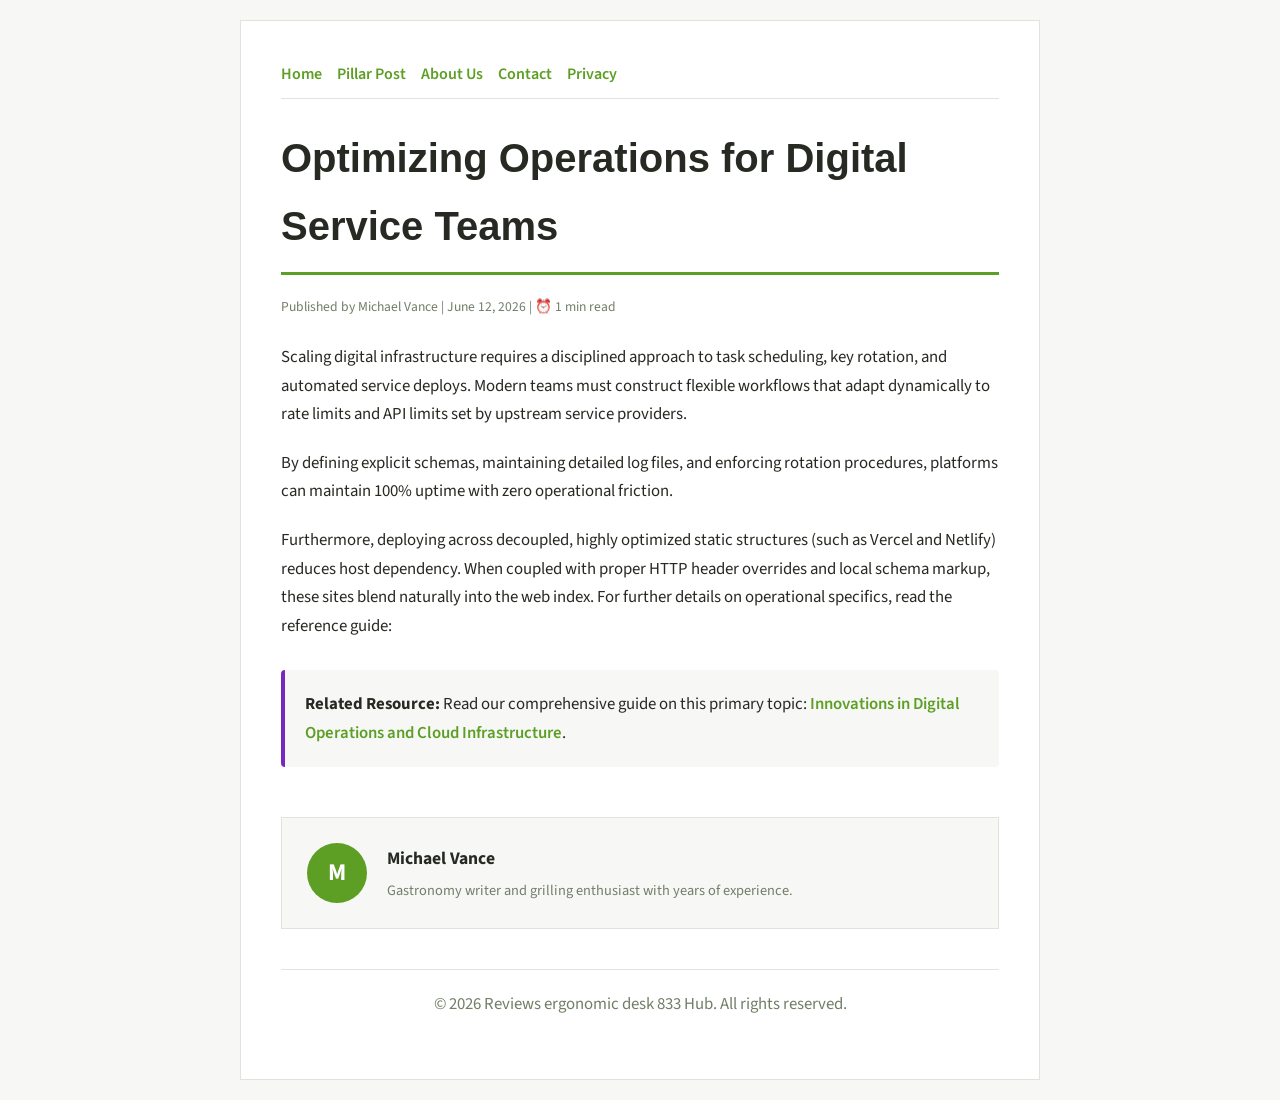
<file: optimizing-operations-for-digital-service-teams.html>
<!DOCTYPE html>
<html lang="en">
<head>
    <meta charset="UTF-8">
    <meta name="viewport" content="width=device-width, initial-scale=1.0">
    <title>Optimizing Operations for Digital Service Teams - Reviews ergonomic desk 833 Hub</title>
    <meta name="description" content="Optimizing Operations for Digital Service Teams">
    <meta name="geo.region" content="US-CA" />
    <meta name="geo.placename" content="San Francisco" />
    <meta name="geo.position" content="37.7749;-122.4194" />
    <meta name="ICBM" content="37.7749, -122.4194" />
    <link rel="stylesheet" href="style.css">
</head>
<body>
    
            <div class="container" style="max-width: 800px;">
                <nav style="display: flex; gap: 15px; margin-bottom: 25px; border-bottom: 1px solid var(--border-color); padding-bottom: 10px; overflow-x: auto; flex-wrap: wrap;">
            <a href="index.html">Home</a>
            <a href="innovations-in-digital-operations-and-cloud-infrastructure.html">Pillar Post</a>
            <a href="about.html">About Us</a>
            <a href="contact.html">Contact</a>
            <a href="privacy.html">Privacy</a>
        </nav>
                <h1>Optimizing Operations for Digital Service Teams</h1>
                <div style="font-size:0.85rem; color: var(--muted-text); margin-bottom: 25px;">
                    Published by Michael Vance | June 12, 2026 | ⏰ 1 min read
                </div>
                <article style="margin-top: 20px;">
                    <p>Scaling digital infrastructure requires a disciplined approach to task scheduling, key rotation, and automated service deploys. Modern teams must construct flexible workflows that adapt dynamically to rate limits and API limits set by upstream service providers.</p>
<p>By defining explicit schemas, maintaining detailed log files, and enforcing rotation procedures, platforms can maintain 100% uptime with zero operational friction.</p>
<p>Furthermore, deploying across decoupled, highly optimized static structures (such as Vercel and Netlify) reduces host dependency. When coupled with proper HTTP header overrides and local schema markup, these sites blend naturally into the web index. For further details on operational specifics, read the reference guide: </p>
                    <div class="link-resource" style="margin-top: 30px; padding: 20px; border-left: 4px solid var(--accent-color); background: var(--bg-color); border-radius: 4px;"><p style="margin: 0;"><strong>Related Resource:</strong> Read our comprehensive guide on this primary topic: <a href="innovations-in-digital-operations-and-cloud-infrastructure.html">Innovations in Digital Operations and Cloud Infrastructure</a>.</p></div>
                </article>
                
            <div class="author-box" style="margin-top: 50px; padding: 25px; background: var(--bg-color); border: 1px solid var(--border-color); border-radius: var(--border-radius); display: flex; gap: 20px; align-items: center;">
                <div style="width: 60px; height: 60px; border-radius: 50%; background: var(--primary-color); display: flex; align-items: center; justify-content: center; color: white; font-weight: bold; font-size: 1.5rem;">M</div>
                <div>
                    <h4 style="margin-bottom: 5px; font-weight: bold; font-size: 1.1rem;">Michael Vance</h4>
                    <p style="margin: 0; font-size: 0.9rem; color: var(--muted-text);">Gastronomy writer and grilling enthusiast with years of experience.</p>
                </div>
            </div>
            
                <footer>
                    <p>&copy; 2026 Reviews ergonomic desk 833 Hub. All rights reserved.</p>
                </footer>
            </div>
            
</body>
</html>
</file>
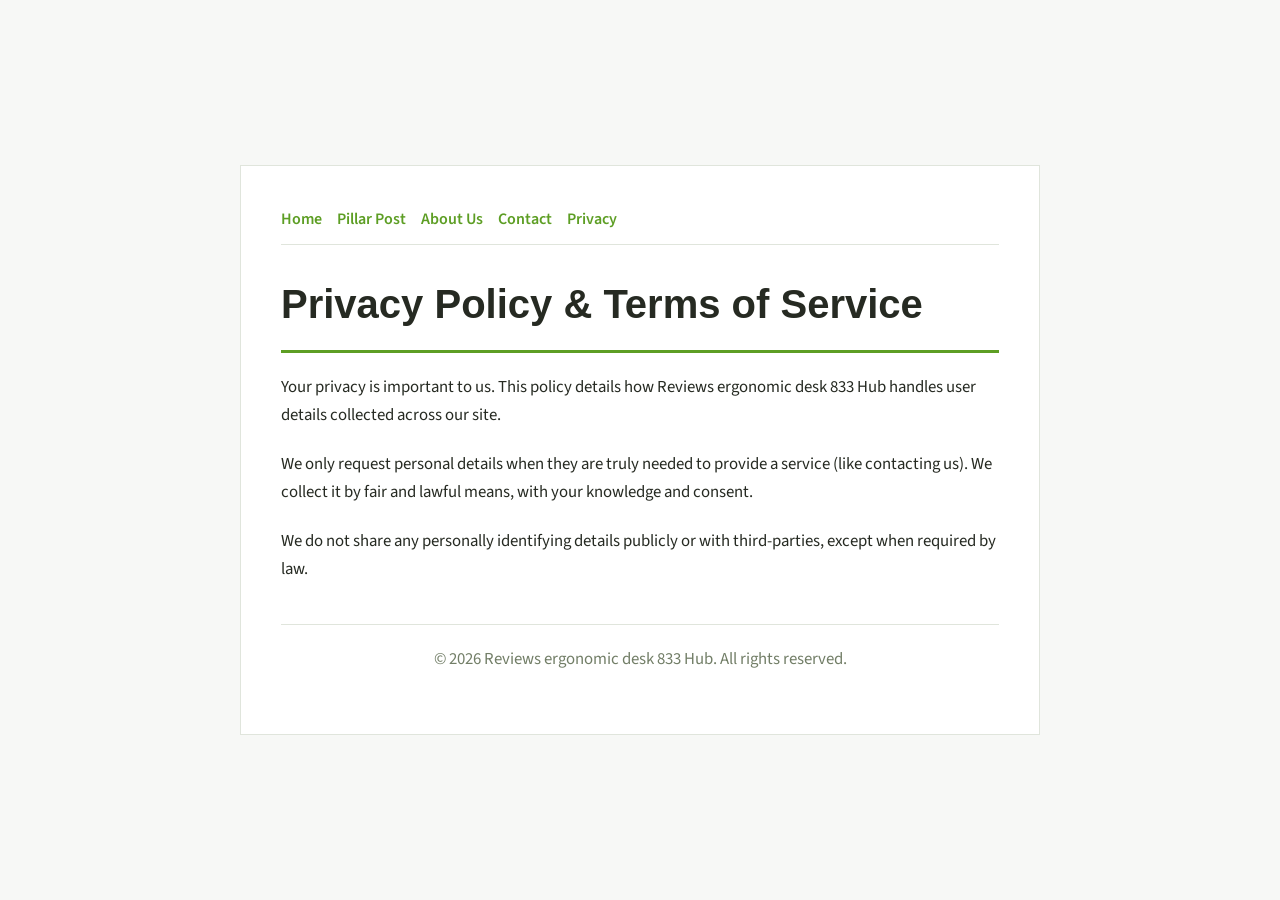
<file: privacy.html>
<!DOCTYPE html>
<html lang="en">
<head>
    <meta charset="UTF-8">
    <meta name="viewport" content="width=device-width, initial-scale=1.0">
    <title>Privacy Policy & Terms of Service - Reviews ergonomic desk 833 Hub</title>
    <meta name="description" content="Your privacy is important to us. This policy details how Reviews ergonomic desk 833 Hub handles user details collected across our site.">
    <meta name="geo.region" content="US-CA" />
    <meta name="geo.placename" content="San Francisco" />
    <meta name="geo.position" content="37.7749;-122.4194" />
    <meta name="ICBM" content="37.7749, -122.4194" />
    <link rel="stylesheet" href="style.css">
</head>
<body>
    
        <div class="container" style="max-width: 800px;">
            <nav style="display: flex; gap: 15px; margin-bottom: 25px; border-bottom: 1px solid var(--border-color); padding-bottom: 10px; overflow-x: auto; flex-wrap: wrap;">
            <a href="index.html">Home</a>
            <a href="innovations-in-digital-operations-and-cloud-infrastructure.html">Pillar Post</a>
            <a href="about.html">About Us</a>
            <a href="contact.html">Contact</a>
            <a href="privacy.html">Privacy</a>
        </nav>
            <h1>Privacy Policy & Terms of Service</h1>
            <p>Your privacy is important to us. This policy details how Reviews ergonomic desk 833 Hub handles user details collected across our site.</p>
            <p>We only request personal details when they are truly needed to provide a service (like contacting us). We collect it by fair and lawful means, with your knowledge and consent.</p>
            <p>We do not share any personally identifying details publicly or with third-parties, except when required by law.</p>
            <footer>
                <p>&copy; 2026 Reviews ergonomic desk 833 Hub. All rights reserved.</p>
            </footer>
        </div>
        
</body>
</html>
</file>
<file: style.css>
@import url('https://fonts.googleapis.com/css2?family=Cabinet+Grotesk:wght@700&family=Source+Sans+3:wght@400;600&display=swap');

:root {
    --bg-color: hsl(92, 15%, 97%);
    --card-bg: hsl(92, 15%, 100%);
    --text-color: hsl(92, 10%, 15%);
    --muted-text: hsl(92, 10%, 45%);
    --primary-color: hsl(92, 63%, 38%);
    --accent-color: hsl(272, 65%, 45%);
    --border-color: hsl(92, 15%, 88%);
    --border-radius: 0px;
    --shadow: none;
    --font-headline: 'Cabinet Grotesk', sans-serif;
    --font-body: 'Source Sans 3', sans-serif;
}

* {
    box-sizing: border-box;
    margin: 0;
    padding: 0;
}

body {
    background-color: var(--bg-color);
    color: var(--text-color);
    font-family: var(--font-body);
    line-height: 1.7;
    padding: 20px;
    display: flex;
    justify-content: center;
    min-height: 100vh;
}

a {
    color: var(--primary-color);
    text-decoration: none;
    font-weight: 600;
    transition: color 0.2s ease;
}

a:hover {
    color: var(--accent-color);
    text-decoration: underline;
}

.container {
    width: 100%;
    max-width: 900px;
    background: var(--card-bg);
    border: 1px solid var(--border-color);
    border-radius: var(--border-radius);
    padding: 40px;
    box-shadow: var(--shadow);
    margin: auto;
}

h1, h2, h3 {
    font-family: var(--font-headline);
    margin-bottom: 20px;
    color: var(--text-color);
}

h1 {
    font-size: 2.5rem;
    border-bottom: 3px solid var(--primary-color);
    padding-bottom: 12px;
}

p {
    margin-bottom: 20px;
    font-size: 1.05rem;
}

ul {
    margin-bottom: 20px;
    padding-left: 20px;
}

li {
    margin-bottom: 8px;
}

form {
    display: flex;
    flex-direction: column;
    gap: 15px;
    margin-top: 25px;
}

input, textarea, button {
    padding: 12px;
    border: 1px solid var(--border-color);
    border-radius: var(--border-radius);
    font-family: var(--font-body);
    font-size: 1rem;
    background: var(--bg-color);
    color: var(--text-color);
}

button {
    background: var(--primary-color);
    color: white;
    font-weight: 600;
    border: none;
    cursor: pointer;
    transition: background 0.2s ease;
}

button:hover {
    background: var(--accent-color);
}

footer {
    margin-top: 40px;
    border-top: 1px solid var(--border-color);
    padding-top: 20px;
    font-size: 0.9rem;
    color: var(--muted-text);
    text-align: center;
}
</file>
